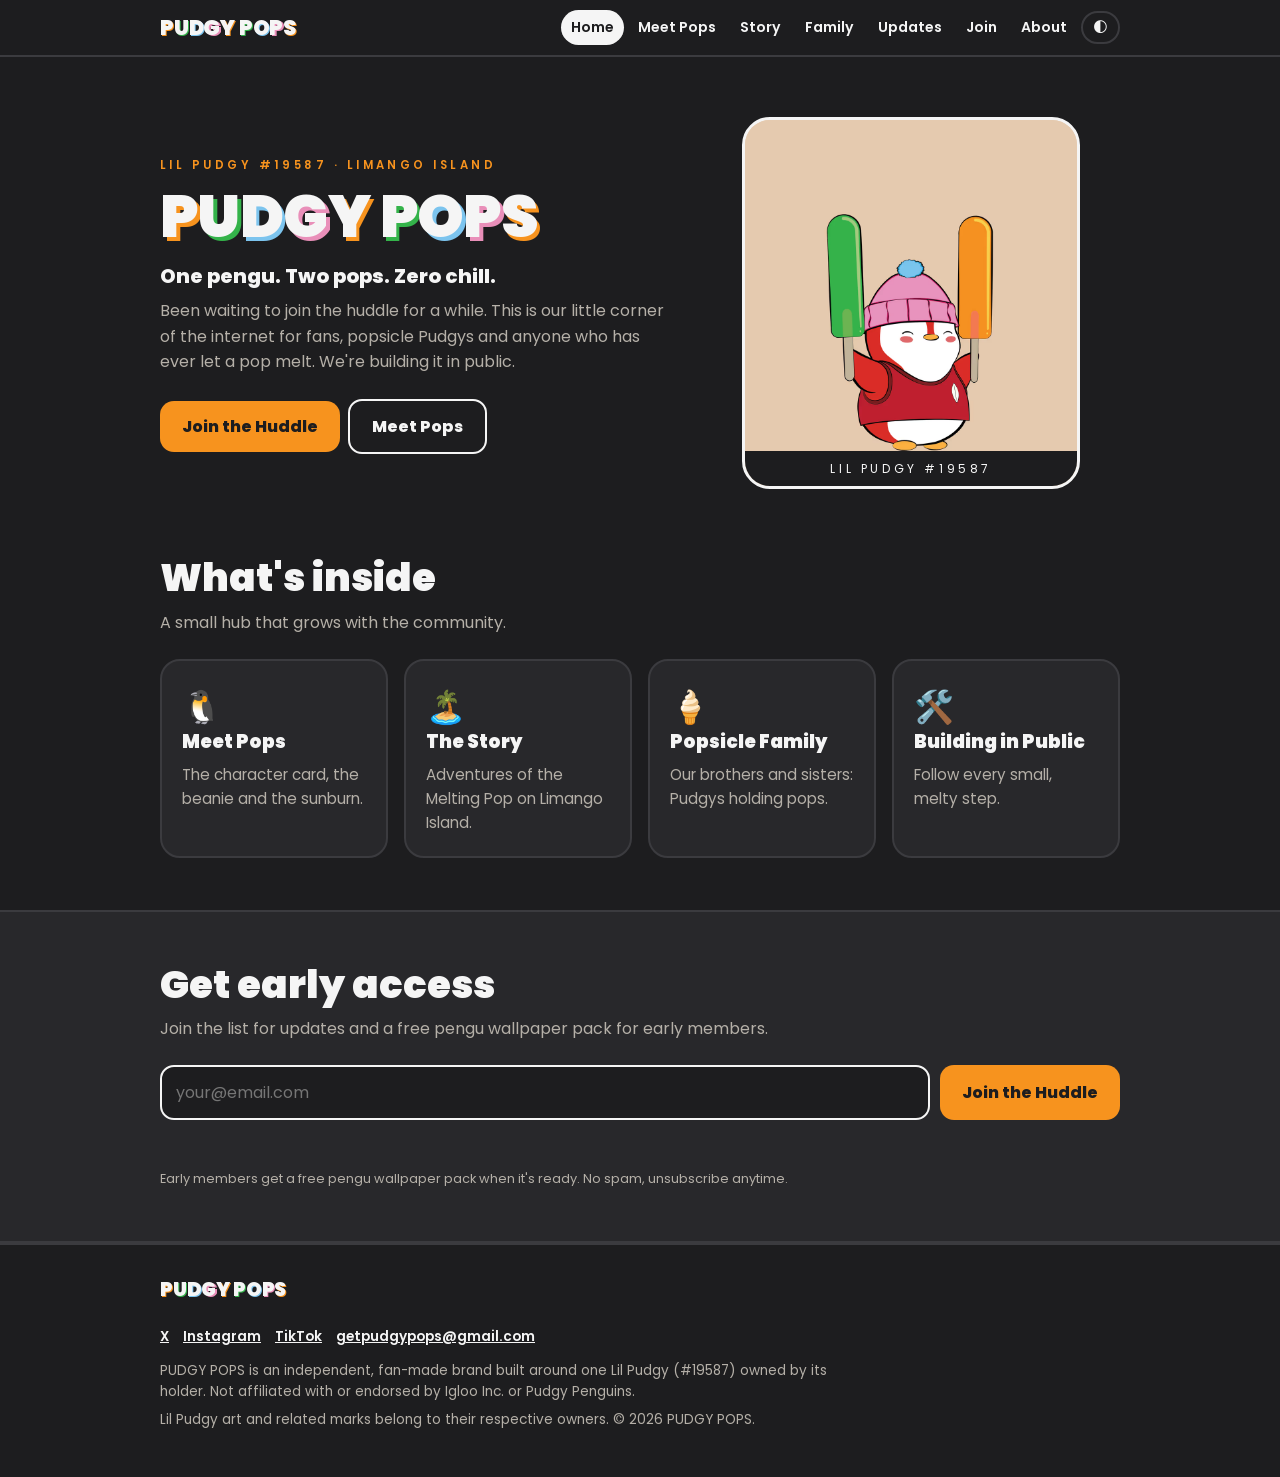
<file: index.html>
<!DOCTYPE html>
<html lang="en" data-theme="dark">
<head>
<meta charset="utf-8">
<meta name="viewport" content="width=device-width, initial-scale=1, viewport-fit=cover">
<title>PUDGY POPS | One pengu. Two pops. Zero chill.</title>
<meta name="description" content="A friendly little hub for fans of Lil Pudgy #19587, the sunburnt penguin with a popsicle in each flipper.">
<meta property="og:title" content="PUDGY POPS | One pengu. Two pops. Zero chill.">
<meta property="og:description" content="A friendly little hub for fans of Lil Pudgy #19587, the sunburnt penguin with a popsicle in each flipper.">
<meta property="og:type" content="website">
<link rel="icon" type="image/png" href="favicon.png">
<link rel="preconnect" href="https://fonts.googleapis.com">
<link rel="preconnect" href="https://fonts.gstatic.com" crossorigin>
<link rel="stylesheet" href="https://fonts.googleapis.com/css2?family=Poppins:wght@400;600;800;900&display=swap">
<link rel="stylesheet" href="styles.css">
</head>
<body>
<header class="top"><div class="wrap">
  <a class="wm" href="index.html" aria-label="PUDGY POPS home"><span class="o">P</span><span class="g">U</span><span class="b">D</span><span class="p">G</span><span class="o">Y</span> <span class="g">P</span><span class="b">O</span><span class="p">P</span><span class="o">S</span></a>
  <nav aria-label="Main"><a href="index.html" aria-current="page">Home</a><a href="meet-pops.html">Meet Pops</a><a href="story.html">Story</a><a href="popsicle-family.html">Family</a><a href="updates.html">Updates</a><a href="join.html">Join</a><a href="about.html">About</a><button class="theme-btn" type="button" aria-label="Toggle light or dark mode">🌓</button></nav>
</div></header>
<main>
<div class="wrap hero">
  <div>
    <span class="eyebrow">Lil Pudgy #19587 · Limango Island</span>
    <h1 class="wm big" style="display:block"><span class="o">P</span><span class="g">U</span><span class="b">D</span><span class="p">G</span><span class="o">Y</span> <span class="g">P</span><span class="b">O</span><span class="p">P</span><span class="o">S</span></h1>
    <p style="font-size:1.25rem;font-weight:800;margin:14px 0 6px">One pengu. Two pops. Zero chill.</p>
    <p class="sub">Been waiting to join the huddle for a while. This is our little corner of the internet for fans, popsicle Pudgys and anyone who has ever let a pop melt. We're building it in public.</p>
    <a class="btn" href="join.html">Join the Huddle</a><a class="btn alt" href="meet-pops.html">Meet Pops</a>
  </div>
  <figure class="art-card"><img src="lil-pudgy-19587.png" alt="Lil Pudgy #19587, a penguin in a pink beanie holding a green popsicle and an orange popsicle" width="1000" height="1000"><figcaption>Lil Pudgy #19587</figcaption></figure>
</div>

<section><div class="wrap">
  <h2>What's inside</h2>
  <p class="sub">A small hub that grows with the community.</p>
  <div class="grid">
    <a class="card" href="meet-pops.html" style="text-decoration:none"><div class="icon">🐧</div><h3>Meet Pops</h3><p>The character card, the beanie and the sunburn.</p></a>
    <a class="card" href="story.html" style="text-decoration:none"><div class="icon">🏝️</div><h3>The Story</h3><p>Adventures of the Melting Pop on Limango Island.</p></a>
    <a class="card" href="popsicle-family.html" style="text-decoration:none"><div class="icon">🍦</div><h3>Popsicle Family</h3><p>Our brothers and sisters: Pudgys holding pops.</p></a>
    <a class="card" href="updates.html" style="text-decoration:none"><div class="icon">🛠️</div><h3>Building in Public</h3><p>Follow every small, melty step.</p></a>
  </div>
</div></section>

<section class="band"><div class="wrap">
  <h2>Get early access</h2>
  <p class="sub">Join the list for updates and a free pengu wallpaper pack for early members.</p>
  <form class="join-form" novalidate>
  <input type="email" placeholder="your@email.com" aria-label="Email address" required>
  <input class="hp" type="text" tabindex="-1" autocomplete="off" aria-hidden="true">
  <button class="btn" type="submit">Join the Huddle</button>
</form>
<p class="form-msg" role="status"></p>
<p class="form-note">Early members get a free pengu wallpaper pack when it's ready. No spam, unsubscribe anytime.</p>
</div></section>
</main>
<footer><div class="wrap">
  <a class="wm" href="index.html"><span class="o">P</span><span class="g">U</span><span class="b">D</span><span class="p">G</span><span class="o">Y</span> <span class="g">P</span><span class="b">O</span><span class="p">P</span><span class="o">S</span></a>
  <div class="links">
    <a data-social="x" href="#">X</a><a data-social="instagram" href="#">Instagram</a><a data-social="tiktok" href="#">TikTok</a>
    <a data-email href="#"></a>
  </div>
  <p>PUDGY POPS is an independent, fan-made brand built around one Lil Pudgy (#19587) owned by its holder. Not affiliated with or endorsed by Igloo Inc. or Pudgy Penguins.</p>
  <p>Lil Pudgy art and related marks belong to their respective owners. © <span data-year>2026</span> PUDGY POPS.</p>
</div></footer>
<script src="config.js"></script>
<script src="family.js"></script>
<script src="main.js"></script>
</body>
</html>
</file>
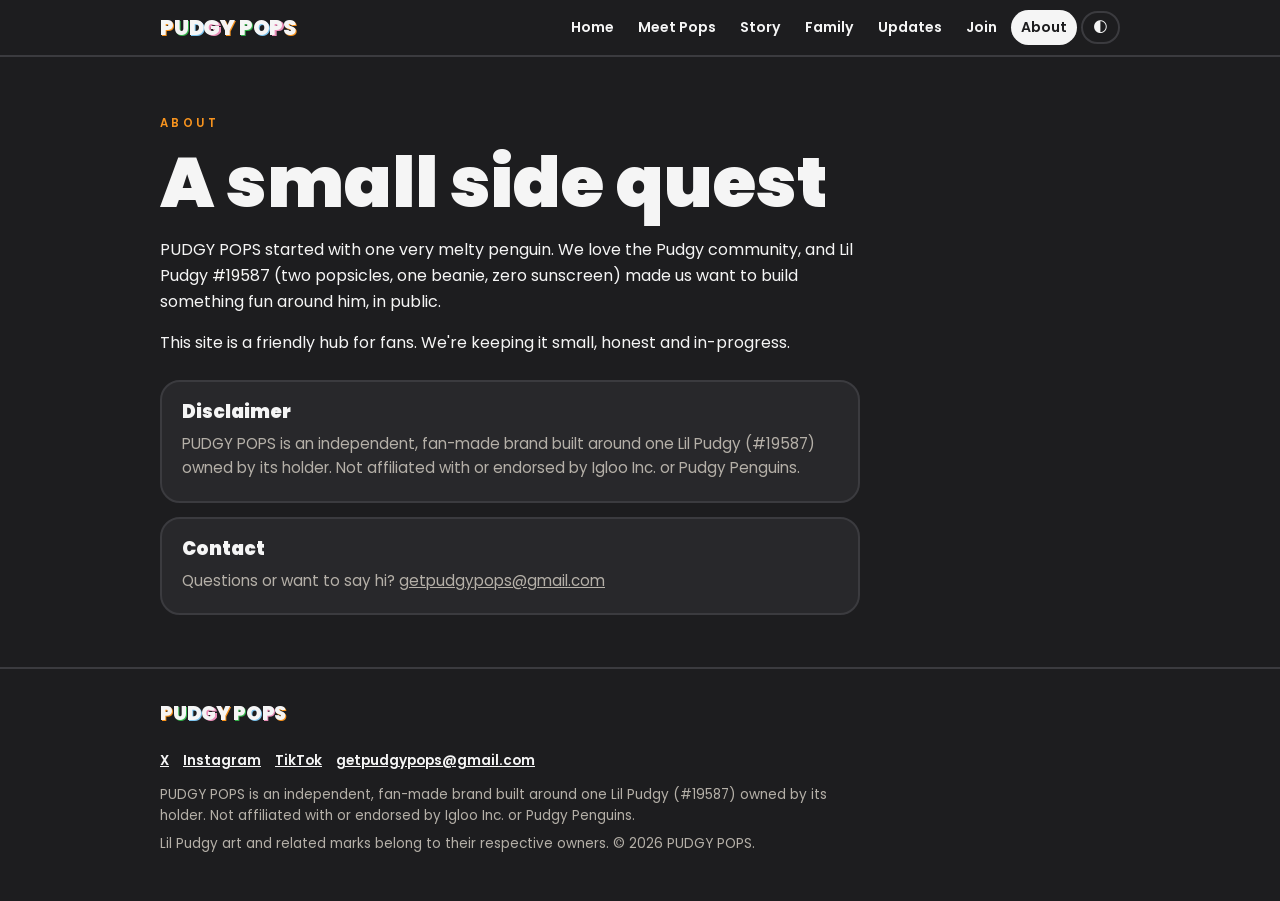
<file: about.html>
<!DOCTYPE html>
<html lang="en" data-theme="dark">
<head>
<meta charset="utf-8">
<meta name="viewport" content="width=device-width, initial-scale=1, viewport-fit=cover">
<title>About | PUDGY POPS</title>
<meta name="description" content="About PUDGY POPS, an independent fan-made brand.">
<meta property="og:title" content="About | PUDGY POPS">
<meta property="og:description" content="About PUDGY POPS, an independent fan-made brand.">
<meta property="og:type" content="website">
<link rel="icon" type="image/png" href="favicon.png">
<link rel="preconnect" href="https://fonts.googleapis.com">
<link rel="preconnect" href="https://fonts.gstatic.com" crossorigin>
<link rel="stylesheet" href="https://fonts.googleapis.com/css2?family=Poppins:wght@400;600;800;900&display=swap">
<link rel="stylesheet" href="styles.css">
</head>
<body>
<header class="top"><div class="wrap">
  <a class="wm" href="index.html" aria-label="PUDGY POPS home"><span class="o">P</span><span class="g">U</span><span class="b">D</span><span class="p">G</span><span class="o">Y</span> <span class="g">P</span><span class="b">O</span><span class="p">P</span><span class="o">S</span></a>
  <nav aria-label="Main"><a href="index.html">Home</a><a href="meet-pops.html">Meet Pops</a><a href="story.html">Story</a><a href="popsicle-family.html">Family</a><a href="updates.html">Updates</a><a href="join.html">Join</a><a href="about.html" aria-current="page">About</a><button class="theme-btn" type="button" aria-label="Toggle light or dark mode">🌓</button></nav>
</div></header>
<main>
<div class="wrap"><section style="max-width:700px">
  <span class="eyebrow">About</span>
  <h1>A small side quest</h1>
  <p>PUDGY POPS started with one very melty penguin. We love the Pudgy community, and Lil Pudgy #19587 (two popsicles, one beanie, zero sunscreen) made us want to build something fun around him, in public.</p>
  <p>This site is a friendly hub for fans. We're keeping it small, honest and in-progress.</p>
  <div class="card" style="margin-top:24px"><h3>Disclaimer</h3><p>PUDGY POPS is an independent, fan-made brand built around one Lil Pudgy (#19587) owned by its holder. Not affiliated with or endorsed by Igloo Inc. or Pudgy Penguins.</p></div>
  <div class="card" style="margin-top:14px"><h3>Contact</h3><p>Questions or want to say hi? <a data-email href="#"></a></p></div>
</section></div>
</main>
<footer><div class="wrap">
  <a class="wm" href="index.html"><span class="o">P</span><span class="g">U</span><span class="b">D</span><span class="p">G</span><span class="o">Y</span> <span class="g">P</span><span class="b">O</span><span class="p">P</span><span class="o">S</span></a>
  <div class="links">
    <a data-social="x" href="#">X</a><a data-social="instagram" href="#">Instagram</a><a data-social="tiktok" href="#">TikTok</a>
    <a data-email href="#"></a>
  </div>
  <p>PUDGY POPS is an independent, fan-made brand built around one Lil Pudgy (#19587) owned by its holder. Not affiliated with or endorsed by Igloo Inc. or Pudgy Penguins.</p>
  <p>Lil Pudgy art and related marks belong to their respective owners. © <span data-year>2026</span> PUDGY POPS.</p>
</div></footer>
<script src="config.js"></script>
<script src="family.js"></script>
<script src="main.js"></script>
</body>
</html>
</file>
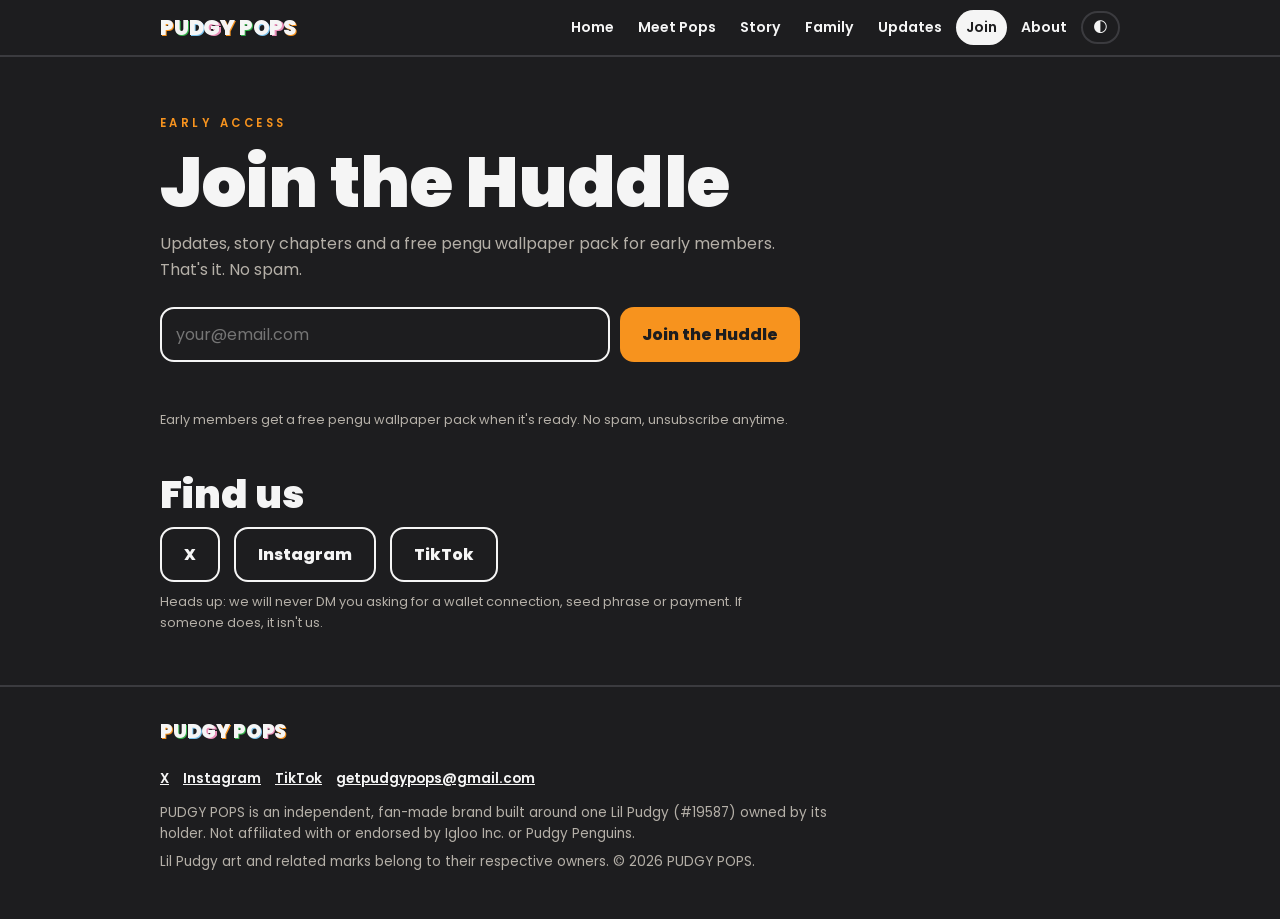
<file: join.html>
<!DOCTYPE html>
<html lang="en" data-theme="dark">
<head>
<meta charset="utf-8">
<meta name="viewport" content="width=device-width, initial-scale=1, viewport-fit=cover">
<title>Join the Huddle | PUDGY POPS</title>
<meta name="description" content="Join the PUDGY POPS early access list.">
<meta property="og:title" content="Join the Huddle | PUDGY POPS">
<meta property="og:description" content="Join the PUDGY POPS early access list.">
<meta property="og:type" content="website">
<link rel="icon" type="image/png" href="favicon.png">
<link rel="preconnect" href="https://fonts.googleapis.com">
<link rel="preconnect" href="https://fonts.gstatic.com" crossorigin>
<link rel="stylesheet" href="https://fonts.googleapis.com/css2?family=Poppins:wght@400;600;800;900&display=swap">
<link rel="stylesheet" href="styles.css">
</head>
<body>
<header class="top"><div class="wrap">
  <a class="wm" href="index.html" aria-label="PUDGY POPS home"><span class="o">P</span><span class="g">U</span><span class="b">D</span><span class="p">G</span><span class="o">Y</span> <span class="g">P</span><span class="b">O</span><span class="p">P</span><span class="o">S</span></a>
  <nav aria-label="Main"><a href="index.html">Home</a><a href="meet-pops.html">Meet Pops</a><a href="story.html">Story</a><a href="popsicle-family.html">Family</a><a href="updates.html">Updates</a><a href="join.html" aria-current="page">Join</a><a href="about.html">About</a><button class="theme-btn" type="button" aria-label="Toggle light or dark mode">🌓</button></nav>
</div></header>
<main>
<div class="wrap"><section style="max-width:640px">
  <span class="eyebrow">Early access</span>
  <h1>Join the Huddle</h1>
  <p class="sub">Updates, story chapters and a free pengu wallpaper pack for early members. That's it. No spam.</p>
  <form class="join-form" novalidate>
  <input type="email" placeholder="your@email.com" aria-label="Email address" required>
  <input class="hp" type="text" tabindex="-1" autocomplete="off" aria-hidden="true">
  <button class="btn" type="submit">Join the Huddle</button>
</form>
<p class="form-msg" role="status"></p>
<p class="form-note">Early members get a free pengu wallpaper pack when it's ready. No spam, unsubscribe anytime.</p>
  <h2 style="margin-top:44px">Find us</h2>
  <div class="links" style="display:flex;gap:14px;flex-wrap:wrap">
    <a class="btn alt" style="margin:0" data-social="x" href="#">X</a>
    <a class="btn alt" style="margin:0" data-social="instagram" href="#">Instagram</a>
    <a class="btn alt" style="margin:0" data-social="tiktok" href="#">TikTok</a>
  </div>
  <p class="form-note">Heads up: we will never DM you asking for a wallet connection, seed phrase or payment. If someone does, it isn't us.</p>
</section></div>
</main>
<footer><div class="wrap">
  <a class="wm" href="index.html"><span class="o">P</span><span class="g">U</span><span class="b">D</span><span class="p">G</span><span class="o">Y</span> <span class="g">P</span><span class="b">O</span><span class="p">P</span><span class="o">S</span></a>
  <div class="links">
    <a data-social="x" href="#">X</a><a data-social="instagram" href="#">Instagram</a><a data-social="tiktok" href="#">TikTok</a>
    <a data-email href="#"></a>
  </div>
  <p>PUDGY POPS is an independent, fan-made brand built around one Lil Pudgy (#19587) owned by its holder. Not affiliated with or endorsed by Igloo Inc. or Pudgy Penguins.</p>
  <p>Lil Pudgy art and related marks belong to their respective owners. © <span data-year>2026</span> PUDGY POPS.</p>
</div></footer>
<script src="config.js"></script>
<script src="family.js"></script>
<script src="main.js"></script>
</body>
</html>
</file>
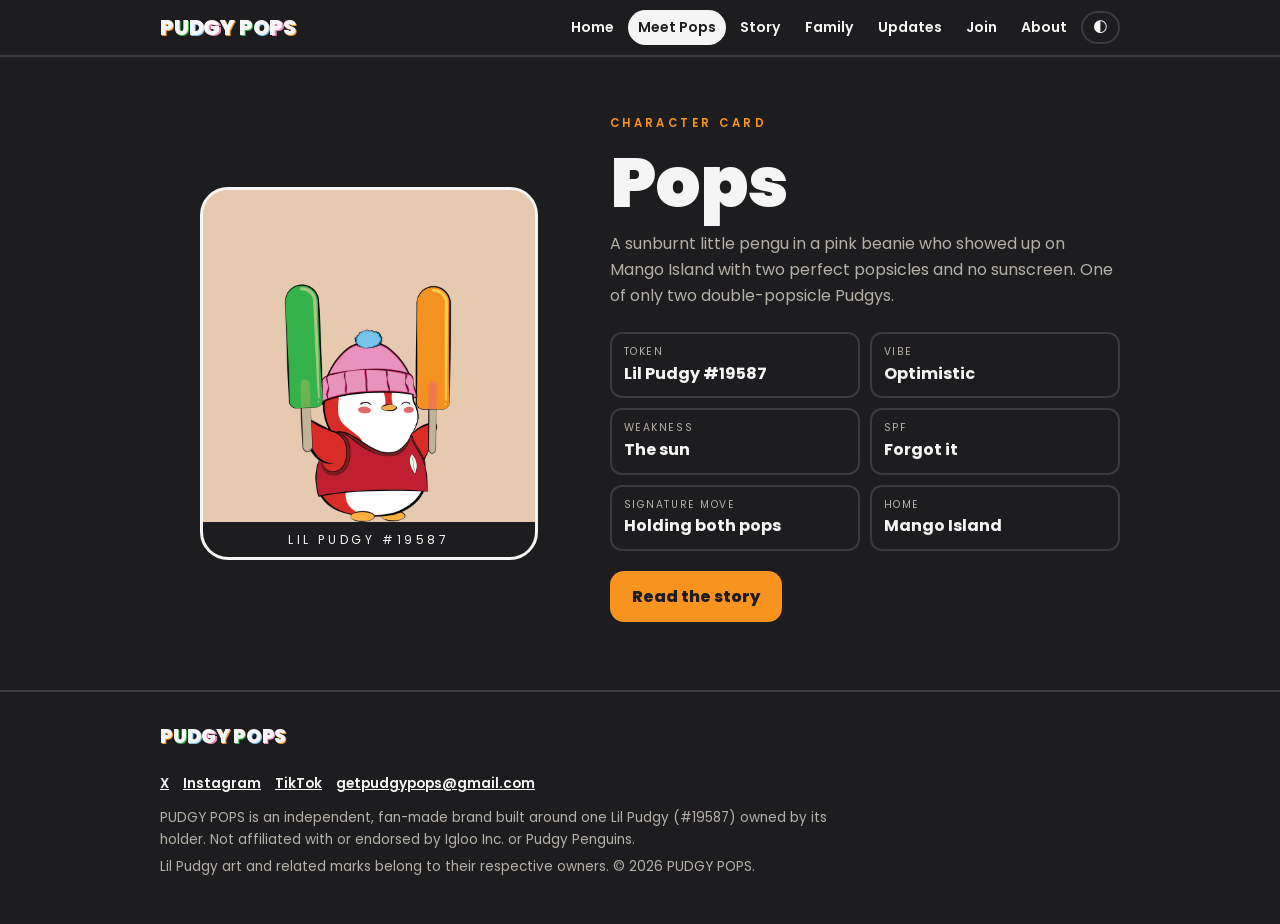
<file: meet-pops.html>
<!DOCTYPE html>
<html lang="en" data-theme="dark">
<head>
<meta charset="utf-8">
<meta name="viewport" content="width=device-width, initial-scale=1, viewport-fit=cover">
<title>Meet Pops | PUDGY POPS</title>
<meta name="description" content="Character card for Pops, Lil Pudgy #19587.">
<meta property="og:title" content="Meet Pops | PUDGY POPS">
<meta property="og:description" content="Character card for Pops, Lil Pudgy #19587.">
<meta property="og:type" content="website">
<link rel="icon" type="image/png" href="favicon.png">
<link rel="preconnect" href="https://fonts.googleapis.com">
<link rel="preconnect" href="https://fonts.gstatic.com" crossorigin>
<link rel="stylesheet" href="https://fonts.googleapis.com/css2?family=Poppins:wght@400;600;800;900&display=swap">
<link rel="stylesheet" href="styles.css">
</head>
<body>
<header class="top"><div class="wrap">
  <a class="wm" href="index.html" aria-label="PUDGY POPS home"><span class="o">P</span><span class="g">U</span><span class="b">D</span><span class="p">G</span><span class="o">Y</span> <span class="g">P</span><span class="b">O</span><span class="p">P</span><span class="o">S</span></a>
  <nav aria-label="Main"><a href="index.html">Home</a><a href="meet-pops.html" aria-current="page">Meet Pops</a><a href="story.html">Story</a><a href="popsicle-family.html">Family</a><a href="updates.html">Updates</a><a href="join.html">Join</a><a href="about.html">About</a><button class="theme-btn" type="button" aria-label="Toggle light or dark mode">🌓</button></nav>
</div></header>
<main>
<div class="wrap"><section>
  <div class="split">
    <figure class="art-card"><img src="lil-pudgy-19587.png" alt="Lil Pudgy #19587, a penguin in a pink beanie holding a green popsicle and an orange popsicle" width="1000" height="1000"><figcaption>Lil Pudgy #19587</figcaption></figure>
    <div>
      <span class="eyebrow">Character card</span>
      <h1>Pops</h1>
      <p class="sub">A sunburnt little pengu in a pink beanie who showed up on Mango Island with two perfect popsicles and no sunscreen. One of only two double-popsicle Pudgys.</p>
      <div class="stats">
        <div class="stat"><small>Token</small><b>Lil Pudgy #19587</b></div>
        <div class="stat"><small>Vibe</small><b>Optimistic</b></div>
        <div class="stat"><small>Weakness</small><b>The sun</b></div>
        <div class="stat"><small>SPF</small><b>Forgot it</b></div>
        <div class="stat"><small>Signature move</small><b>Holding both pops</b></div>
        <div class="stat"><small>Home</small><b>Mango Island</b></div>
      </div>
      <p style="margin-top:20px"><a class="btn" href="story.html">Read the story</a></p>
    </div>
  </div>
</section></div>
</main>
<footer><div class="wrap">
  <a class="wm" href="index.html"><span class="o">P</span><span class="g">U</span><span class="b">D</span><span class="p">G</span><span class="o">Y</span> <span class="g">P</span><span class="b">O</span><span class="p">P</span><span class="o">S</span></a>
  <div class="links">
    <a data-social="x" href="#">X</a><a data-social="instagram" href="#">Instagram</a><a data-social="tiktok" href="#">TikTok</a>
    <a data-email href="#"></a>
  </div>
  <p>PUDGY POPS is an independent, fan-made brand built around one Lil Pudgy (#19587) owned by its holder. Not affiliated with or endorsed by Igloo Inc. or Pudgy Penguins.</p>
  <p>Lil Pudgy art and related marks belong to their respective owners. © <span data-year>2026</span> PUDGY POPS.</p>
</div></footer>
<script src="config.js"></script>
<script src="family.js"></script>
<script src="main.js"></script>
</body>
</html>
</file>
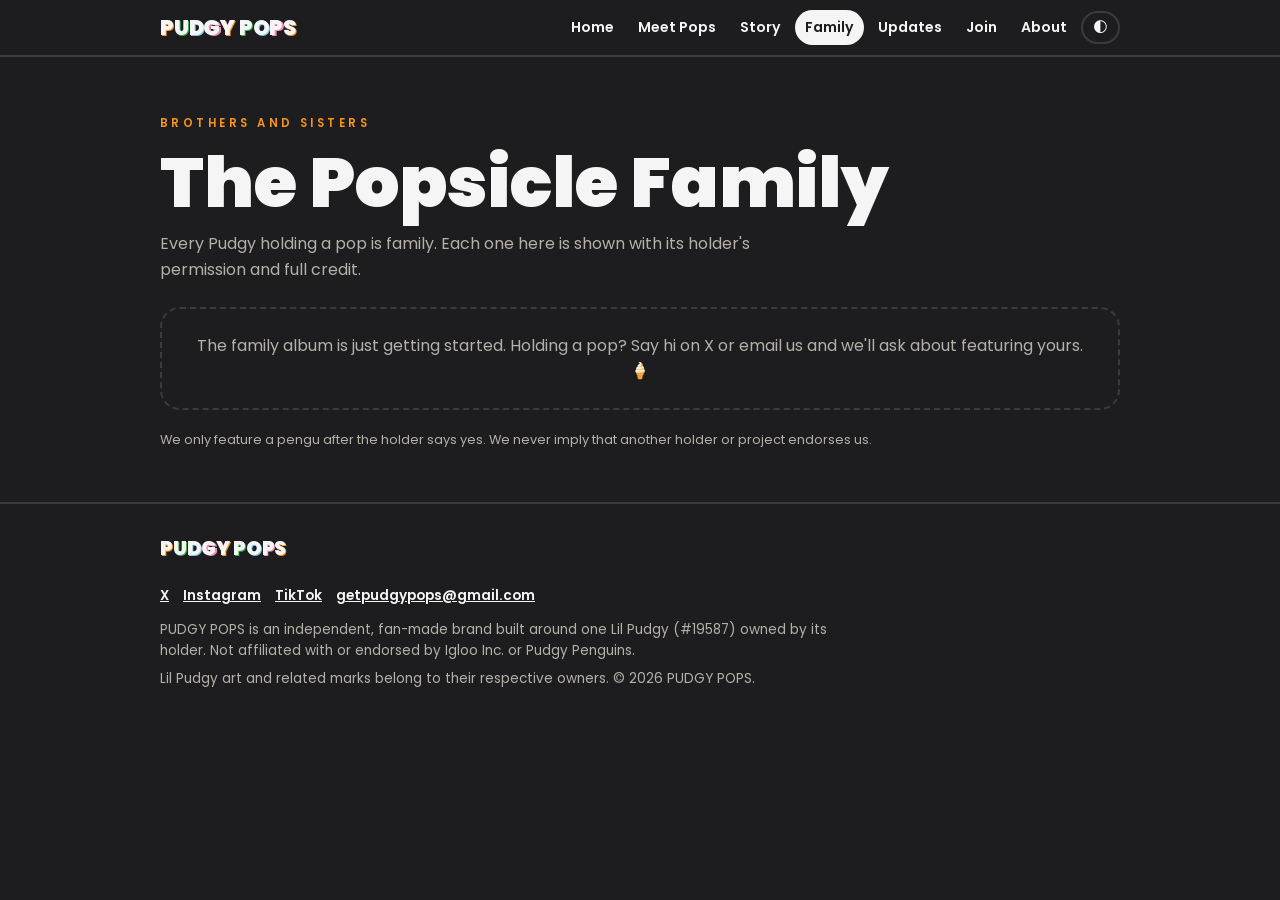
<file: popsicle-family.html>
<!DOCTYPE html>
<html lang="en" data-theme="dark">
<head>
<meta charset="utf-8">
<meta name="viewport" content="width=device-width, initial-scale=1, viewport-fit=cover">
<title>Popsicle Family | PUDGY POPS</title>
<meta name="description" content="A gallery of Pudgys holding pops, featured with their holders' permission.">
<meta property="og:title" content="Popsicle Family | PUDGY POPS">
<meta property="og:description" content="A gallery of Pudgys holding pops, featured with their holders' permission.">
<meta property="og:type" content="website">
<link rel="icon" type="image/png" href="favicon.png">
<link rel="preconnect" href="https://fonts.googleapis.com">
<link rel="preconnect" href="https://fonts.gstatic.com" crossorigin>
<link rel="stylesheet" href="https://fonts.googleapis.com/css2?family=Poppins:wght@400;600;800;900&display=swap">
<link rel="stylesheet" href="styles.css">
</head>
<body>
<header class="top"><div class="wrap">
  <a class="wm" href="index.html" aria-label="PUDGY POPS home"><span class="o">P</span><span class="g">U</span><span class="b">D</span><span class="p">G</span><span class="o">Y</span> <span class="g">P</span><span class="b">O</span><span class="p">P</span><span class="o">S</span></a>
  <nav aria-label="Main"><a href="index.html">Home</a><a href="meet-pops.html">Meet Pops</a><a href="story.html">Story</a><a href="popsicle-family.html" aria-current="page">Family</a><a href="updates.html">Updates</a><a href="join.html">Join</a><a href="about.html">About</a><button class="theme-btn" type="button" aria-label="Toggle light or dark mode">🌓</button></nav>
</div></header>
<main>
<div class="wrap"><section>
  <span class="eyebrow">Brothers and sisters</span>
  <h1>The Popsicle Family</h1>
  <p class="sub">Every Pudgy holding a pop is family. Each one here is shown with its holder's permission and full credit.</p>
  <div class="grid" id="family-grid"></div>
  <div class="coming" id="family-empty">The family album is just getting started. Holding a pop? Say hi on X or email us and we'll ask about featuring yours. 🍦</div>
  <p class="form-note" style="margin-top:20px">We only feature a pengu after the holder says yes. We never imply that another holder or project endorses us.</p>
</section></div>
</main>
<footer><div class="wrap">
  <a class="wm" href="index.html"><span class="o">P</span><span class="g">U</span><span class="b">D</span><span class="p">G</span><span class="o">Y</span> <span class="g">P</span><span class="b">O</span><span class="p">P</span><span class="o">S</span></a>
  <div class="links">
    <a data-social="x" href="#">X</a><a data-social="instagram" href="#">Instagram</a><a data-social="tiktok" href="#">TikTok</a>
    <a data-email href="#"></a>
  </div>
  <p>PUDGY POPS is an independent, fan-made brand built around one Lil Pudgy (#19587) owned by its holder. Not affiliated with or endorsed by Igloo Inc. or Pudgy Penguins.</p>
  <p>Lil Pudgy art and related marks belong to their respective owners. © <span data-year>2026</span> PUDGY POPS.</p>
</div></footer>
<script src="config.js"></script>
<script src="family.js"></script>
<script src="main.js"></script>
</body>
</html>
</file>
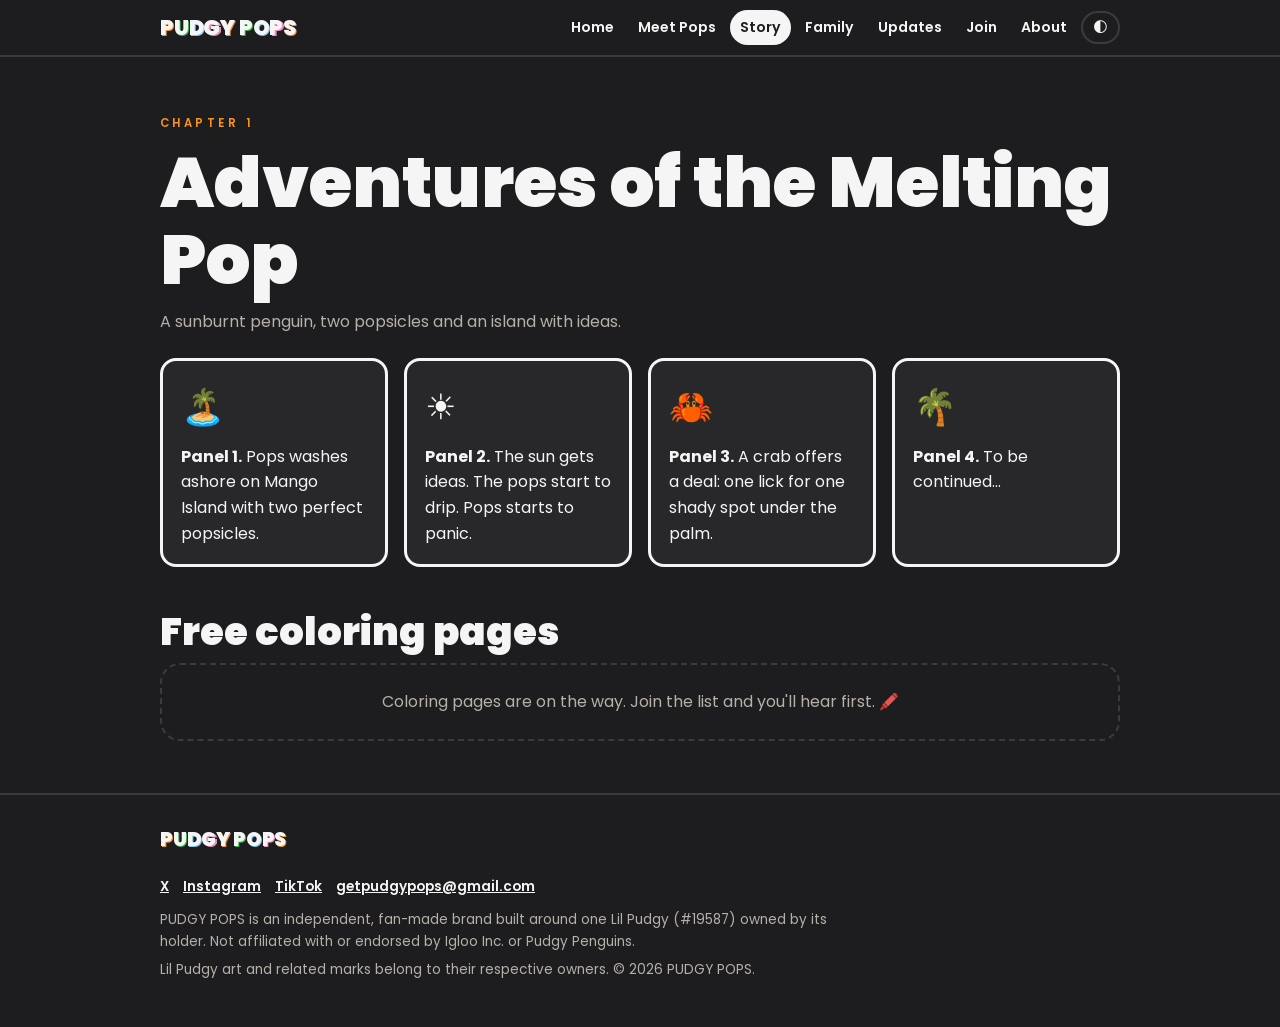
<file: story.html>
<!DOCTYPE html>
<html lang="en" data-theme="dark">
<head>
<meta charset="utf-8">
<meta name="viewport" content="width=device-width, initial-scale=1, viewport-fit=cover">
<title>The Story | PUDGY POPS</title>
<meta name="description" content="Adventures of the Melting Pop: Chapter 1 on Mango Island.">
<meta property="og:title" content="The Story | PUDGY POPS">
<meta property="og:description" content="Adventures of the Melting Pop: Chapter 1 on Mango Island.">
<meta property="og:type" content="website">
<link rel="icon" type="image/png" href="favicon.png">
<link rel="preconnect" href="https://fonts.googleapis.com">
<link rel="preconnect" href="https://fonts.gstatic.com" crossorigin>
<link rel="stylesheet" href="https://fonts.googleapis.com/css2?family=Poppins:wght@400;600;800;900&display=swap">
<link rel="stylesheet" href="styles.css">
</head>
<body>
<header class="top"><div class="wrap">
  <a class="wm" href="index.html" aria-label="PUDGY POPS home"><span class="o">P</span><span class="g">U</span><span class="b">D</span><span class="p">G</span><span class="o">Y</span> <span class="g">P</span><span class="b">O</span><span class="p">P</span><span class="o">S</span></a>
  <nav aria-label="Main"><a href="index.html">Home</a><a href="meet-pops.html">Meet Pops</a><a href="story.html" aria-current="page">Story</a><a href="popsicle-family.html">Family</a><a href="updates.html">Updates</a><a href="join.html">Join</a><a href="about.html">About</a><button class="theme-btn" type="button" aria-label="Toggle light or dark mode">🌓</button></nav>
</div></header>
<main>
<div class="wrap"><section>
  <span class="eyebrow">Chapter 1</span>
  <h1>Adventures of the Melting Pop</h1>
  <p class="sub">A sunburnt penguin, two popsicles and an island with ideas.</p>
  <div class="grid">
    <div class="panel"><div class="n">🏝️</div><p><b>Panel 1.</b> Pops washes ashore on Mango Island with two perfect popsicles.</p></div>
    <div class="panel"><div class="n">☀️</div><p><b>Panel 2.</b> The sun gets ideas. The pops start to drip. Pops starts to panic.</p></div>
    <div class="panel"><div class="n">🦀</div><p><b>Panel 3.</b> A crab offers a deal: one lick for one shady spot under the palm.</p></div>
    <div class="panel"><div class="n">🌴</div><p><b>Panel 4.</b> To be continued...</p></div>
  </div>
  <h2 style="margin-top:44px">Free coloring pages</h2>
  <div class="coming">Coloring pages are on the way. Join the list and you'll hear first. 🖍️</div>
</section></div>
</main>
<footer><div class="wrap">
  <a class="wm" href="index.html"><span class="o">P</span><span class="g">U</span><span class="b">D</span><span class="p">G</span><span class="o">Y</span> <span class="g">P</span><span class="b">O</span><span class="p">P</span><span class="o">S</span></a>
  <div class="links">
    <a data-social="x" href="#">X</a><a data-social="instagram" href="#">Instagram</a><a data-social="tiktok" href="#">TikTok</a>
    <a data-email href="#"></a>
  </div>
  <p>PUDGY POPS is an independent, fan-made brand built around one Lil Pudgy (#19587) owned by its holder. Not affiliated with or endorsed by Igloo Inc. or Pudgy Penguins.</p>
  <p>Lil Pudgy art and related marks belong to their respective owners. © <span data-year>2026</span> PUDGY POPS.</p>
</div></footer>
<script src="config.js"></script>
<script src="family.js"></script>
<script src="main.js"></script>
</body>
</html>
</file>
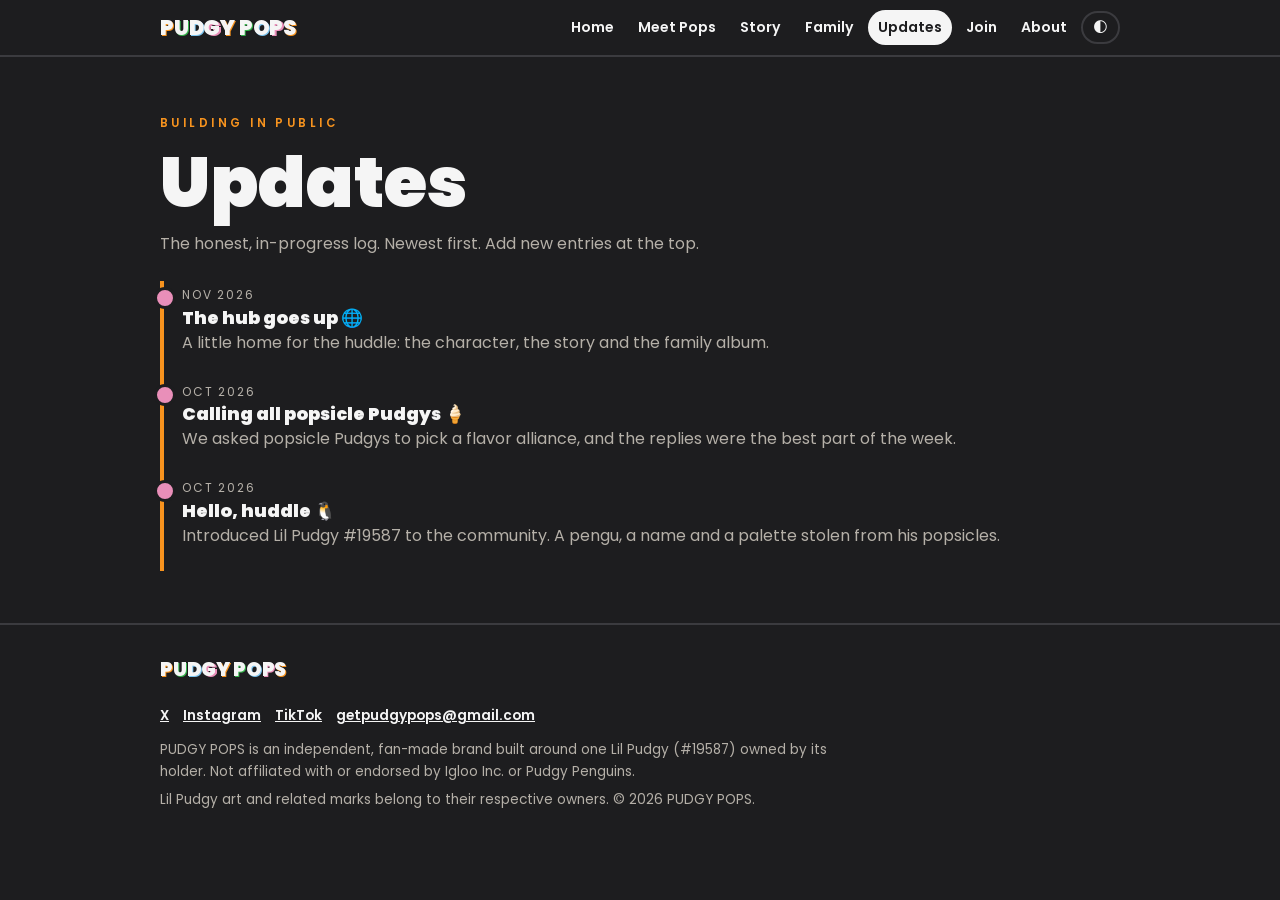
<file: updates.html>
<!DOCTYPE html>
<html lang="en" data-theme="dark">
<head>
<meta charset="utf-8">
<meta name="viewport" content="width=device-width, initial-scale=1, viewport-fit=cover">
<title>Updates | PUDGY POPS</title>
<meta name="description" content="Building in public: small updates from PUDGY POPS.">
<meta property="og:title" content="Updates | PUDGY POPS">
<meta property="og:description" content="Building in public: small updates from PUDGY POPS.">
<meta property="og:type" content="website">
<link rel="icon" type="image/png" href="favicon.png">
<link rel="preconnect" href="https://fonts.googleapis.com">
<link rel="preconnect" href="https://fonts.gstatic.com" crossorigin>
<link rel="stylesheet" href="https://fonts.googleapis.com/css2?family=Poppins:wght@400;600;800;900&display=swap">
<link rel="stylesheet" href="styles.css">
</head>
<body>
<header class="top"><div class="wrap">
  <a class="wm" href="index.html" aria-label="PUDGY POPS home"><span class="o">P</span><span class="g">U</span><span class="b">D</span><span class="p">G</span><span class="o">Y</span> <span class="g">P</span><span class="b">O</span><span class="p">P</span><span class="o">S</span></a>
  <nav aria-label="Main"><a href="index.html">Home</a><a href="meet-pops.html">Meet Pops</a><a href="story.html">Story</a><a href="popsicle-family.html">Family</a><a href="updates.html" aria-current="page">Updates</a><a href="join.html">Join</a><a href="about.html">About</a><button class="theme-btn" type="button" aria-label="Toggle light or dark mode">🌓</button></nav>
</div></header>
<main>
<div class="wrap"><section>
  <span class="eyebrow">Building in public</span>
  <h1>Updates</h1>
  <p class="sub">The honest, in-progress log. Newest first. Add new entries at the top.</p>
  <ul class="log">
    <li><time>Nov 2026</time><h3>The hub goes up 🌐</h3><p>A little home for the huddle: the character, the story and the family album.</p></li>
    <li><time>Oct 2026</time><h3>Calling all popsicle Pudgys 🍦</h3><p>We asked popsicle Pudgys to pick a flavor alliance, and the replies were the best part of the week.</p></li>
    <li><time>Oct 2026</time><h3>Hello, huddle 🐧</h3><p>Introduced Lil Pudgy #19587 to the community. A pengu, a name and a palette stolen from his popsicles.</p></li>
  </ul>
</section></div>
</main>
<footer><div class="wrap">
  <a class="wm" href="index.html"><span class="o">P</span><span class="g">U</span><span class="b">D</span><span class="p">G</span><span class="o">Y</span> <span class="g">P</span><span class="b">O</span><span class="p">P</span><span class="o">S</span></a>
  <div class="links">
    <a data-social="x" href="#">X</a><a data-social="instagram" href="#">Instagram</a><a data-social="tiktok" href="#">TikTok</a>
    <a data-email href="#"></a>
  </div>
  <p>PUDGY POPS is an independent, fan-made brand built around one Lil Pudgy (#19587) owned by its holder. Not affiliated with or endorsed by Igloo Inc. or Pudgy Penguins.</p>
  <p>Lil Pudgy art and related marks belong to their respective owners. © <span data-year>2026</span> PUDGY POPS.</p>
</div></footer>
<script src="config.js"></script>
<script src="family.js"></script>
<script src="main.js"></script>
</body>
</html>
</file>
<file: styles.css>
/* PUDGY POPS hub — brand kit styles. Edit the variables below to retheme the whole site. */
:root {
  --night: #1d1d1f;
  --snow: #f5f5f5;
  --orange: #f7931e;
  --green: #34b34a;
  --blue: #7cc4ee;
  --pink: #e98fb9;
  --red: #d92b25;
  --tan: #e6cdb3;

  --bg: var(--night);
  --card: #28282b;
  --ink: var(--snow);
  --mute: #b5b0a8;
  --line: #3b3b3f;
  --radius: 14px;
  --font: "Poppins", "Trebuchet MS", system-ui, sans-serif;
}
:root[data-theme="light"] {
  --bg: #fff7ec;
  --card: #ffffff;
  --ink: #1d1d1f;
  --mute: #6a635a;
  --line: #eadcc6;
}
* { box-sizing: border-box; }
html { scroll-behavior: smooth; }
body {
  margin: 0;
  background: var(--bg);
  color: var(--ink);
  font-family: var(--font);
  line-height: 1.6;
  padding-bottom: env(safe-area-inset-bottom, 0);
}
a { color: inherit; }
img { max-width: 100%; display: block; }
.wrap { max-width: 1000px; margin: 0 auto; padding: 0 20px; }
section { padding: 52px 0; }
h1, h2, h3 { line-height: 1.1; margin: 0 0 10px; font-weight: 900; }
h1 { font-size: clamp(2.4rem, 8vw, 4.4rem); }
h2 { font-size: clamp(1.7rem, 5vw, 2.4rem); }
.sub { color: var(--mute); margin: 0 0 24px; max-width: 620px; }
.eyebrow {
  display: inline-block; letter-spacing: .3em; text-transform: uppercase;
  font-size: .72rem; font-weight: 600; color: var(--orange); margin-bottom: 12px;
}

/* Wordmark */
.wm { white-space: nowrap; font-weight: 900; letter-spacing: -.01em; color: var(--snow); text-decoration: none; display: inline-block; }
:root[data-theme="light"] .wm { color: #1d1d1f; }
.wm span { display: inline-block; }
.wm .o { text-shadow: .06em .06em 0 var(--orange); }
.wm .g { text-shadow: .06em .06em 0 var(--green); }
.wm .b { text-shadow: .06em .06em 0 var(--blue); }
.wm .p { text-shadow: .06em .06em 0 var(--pink); }
.wm.big { font-size: clamp(2.1rem, 9.5vw, 3.7rem); line-height: 1; }

/* Header */
header.top {
  position: sticky; top: 0; z-index: 10;
  background: var(--bg); border-bottom: 2px solid var(--line);
  padding-top: env(safe-area-inset-top, 0);
}
header.top .wrap { display: flex; flex-wrap: wrap; align-items: center; justify-content: space-between; gap: 12px; padding-top: 10px; padding-bottom: 10px; }
header.top .wm { font-size: 1.3rem; }
nav { display: flex; align-items: center; gap: 4px; flex-wrap: wrap; justify-content: flex-end; }
nav a { text-decoration: none; font-weight: 600; font-size: .88rem; padding: 6px 10px; border-radius: 99px; }
nav a:hover, nav a[aria-current="page"] { background: var(--ink); color: var(--bg); }
.theme-btn { border: 2px solid var(--line); background: transparent; color: var(--ink); border-radius: 99px; padding: 4px 10px; cursor: pointer; font-family: inherit; font-size: .9rem; }

/* Buttons */
.btn {
  display: inline-block; border: 0; border-radius: var(--radius); padding: 13px 22px;
  font-family: inherit; font-weight: 800; font-size: 1rem; cursor: pointer; text-decoration: none;
  background: var(--orange); color: #1d1d1f;
}
.btn:hover { filter: brightness(1.08); }
.btn.alt { background: transparent; color: var(--ink); border: 2px solid var(--ink); margin-left: 8px; }

/* Hero */
.hero { display: grid; grid-template-columns: 1.1fr .9fr; gap: 32px; align-items: center; padding-top: 44px; }
.art-card { border-radius: 28px; overflow: hidden; border: 3px solid var(--ink); background: var(--tan); }
.art-card img { width: 100%; height: auto; }
.art-card figcaption { background: var(--night); color: var(--snow); font-size: .75rem; letter-spacing: .3em; text-transform: uppercase; text-align: center; padding: 8px; }

/* Cards and grids */
.grid { display: grid; gap: 16px; grid-template-columns: repeat(auto-fit, minmax(220px, 1fr)); }
.card { background: var(--card); border: 2px solid var(--line); border-radius: 20px; padding: 20px; }
.card h3 { font-size: 1.15rem; }
.card p { margin: 6px 0 0; color: var(--mute); font-size: .95rem; }
.card .icon { font-size: 2rem; }
.stats { display: grid; grid-template-columns: 1fr 1fr; gap: 10px; margin-top: 14px; }
.stat { background: var(--bg); border: 2px solid var(--line); border-radius: 12px; padding: 10px 12px; }
.stat small { display: block; letter-spacing: .15em; text-transform: uppercase; color: var(--mute); font-size: .65rem; }
.stat b { font-size: 1rem; }
.split { display: grid; grid-template-columns: .9fr 1.1fr; gap: 32px; align-items: center; }

/* Panels (story) */
.panel { background: var(--card); border: 3px solid var(--ink); border-radius: 16px; padding: 18px; min-height: 170px; }
.panel .n { font-size: 2.2rem; }
.panel p { margin: 8px 0 0; }
.coming { border: 2px dashed var(--line); border-radius: 20px; padding: 24px; text-align: center; color: var(--mute); }

/* Updates */
.log { list-style: none; padding: 0; margin: 0; border-left: 4px solid var(--orange); }
.log li { padding: 0 0 22px 18px; position: relative; }
.log li::before { content: ""; position: absolute; left: -10px; top: 6px; width: 16px; height: 16px; border-radius: 50%; background: var(--pink); border: 3px solid var(--bg); }
.log time { font-size: .75rem; letter-spacing: .15em; text-transform: uppercase; color: var(--mute); }
.log h3 { font-size: 1.1rem; margin: 2px 0; }
.log p { margin: 0; color: var(--mute); }

/* Join band + form */
.band { background: var(--card); border-top: 2px solid var(--line); border-bottom: 2px solid var(--line); }
.join-form { display: flex; gap: 10px; flex-wrap: wrap; margin-top: 10px; }
.join-form input[type="email"] {
  flex: 1; min-width: 220px; padding: 13px 14px; border-radius: var(--radius);
  border: 2px solid var(--ink); background: var(--bg); color: var(--ink); font-family: inherit; font-size: 1rem;
}
.join-form .hp { position: absolute; left: -5000px; }
.form-note { font-size: .8rem; color: var(--mute); margin: 10px 0 0; }
.form-msg { font-weight: 600; margin-top: 10px; min-height: 1.4em; }

/* Family gallery */
.family-card { padding: 0; overflow: hidden; }
.family-card img { width: 100%; aspect-ratio: 1; object-fit: cover; background: var(--tan); }
.family-card div { padding: 14px 16px; }
.family-card small { color: var(--mute); }

/* Footer */
footer { border-top: 2px solid var(--line); padding: 30px 0 40px; color: var(--mute); font-size: .85rem; }
footer .wm { font-size: 1.2rem; margin-bottom: 8px; }
footer p { margin: 6px 0; max-width: 680px; }
footer .links { display: flex; gap: 14px; flex-wrap: wrap; margin: 12px 0; }
footer .links a { font-weight: 600; color: var(--ink); }

@media (max-width: 760px) {
  .hero, .split { grid-template-columns: 1fr; }
  .btn.alt { margin-left: 0; margin-top: 10px; }
  nav a { padding: 5px 8px; font-size: .8rem; }
  header.top .wm { font-size: 1.1rem; }
}
</file>
